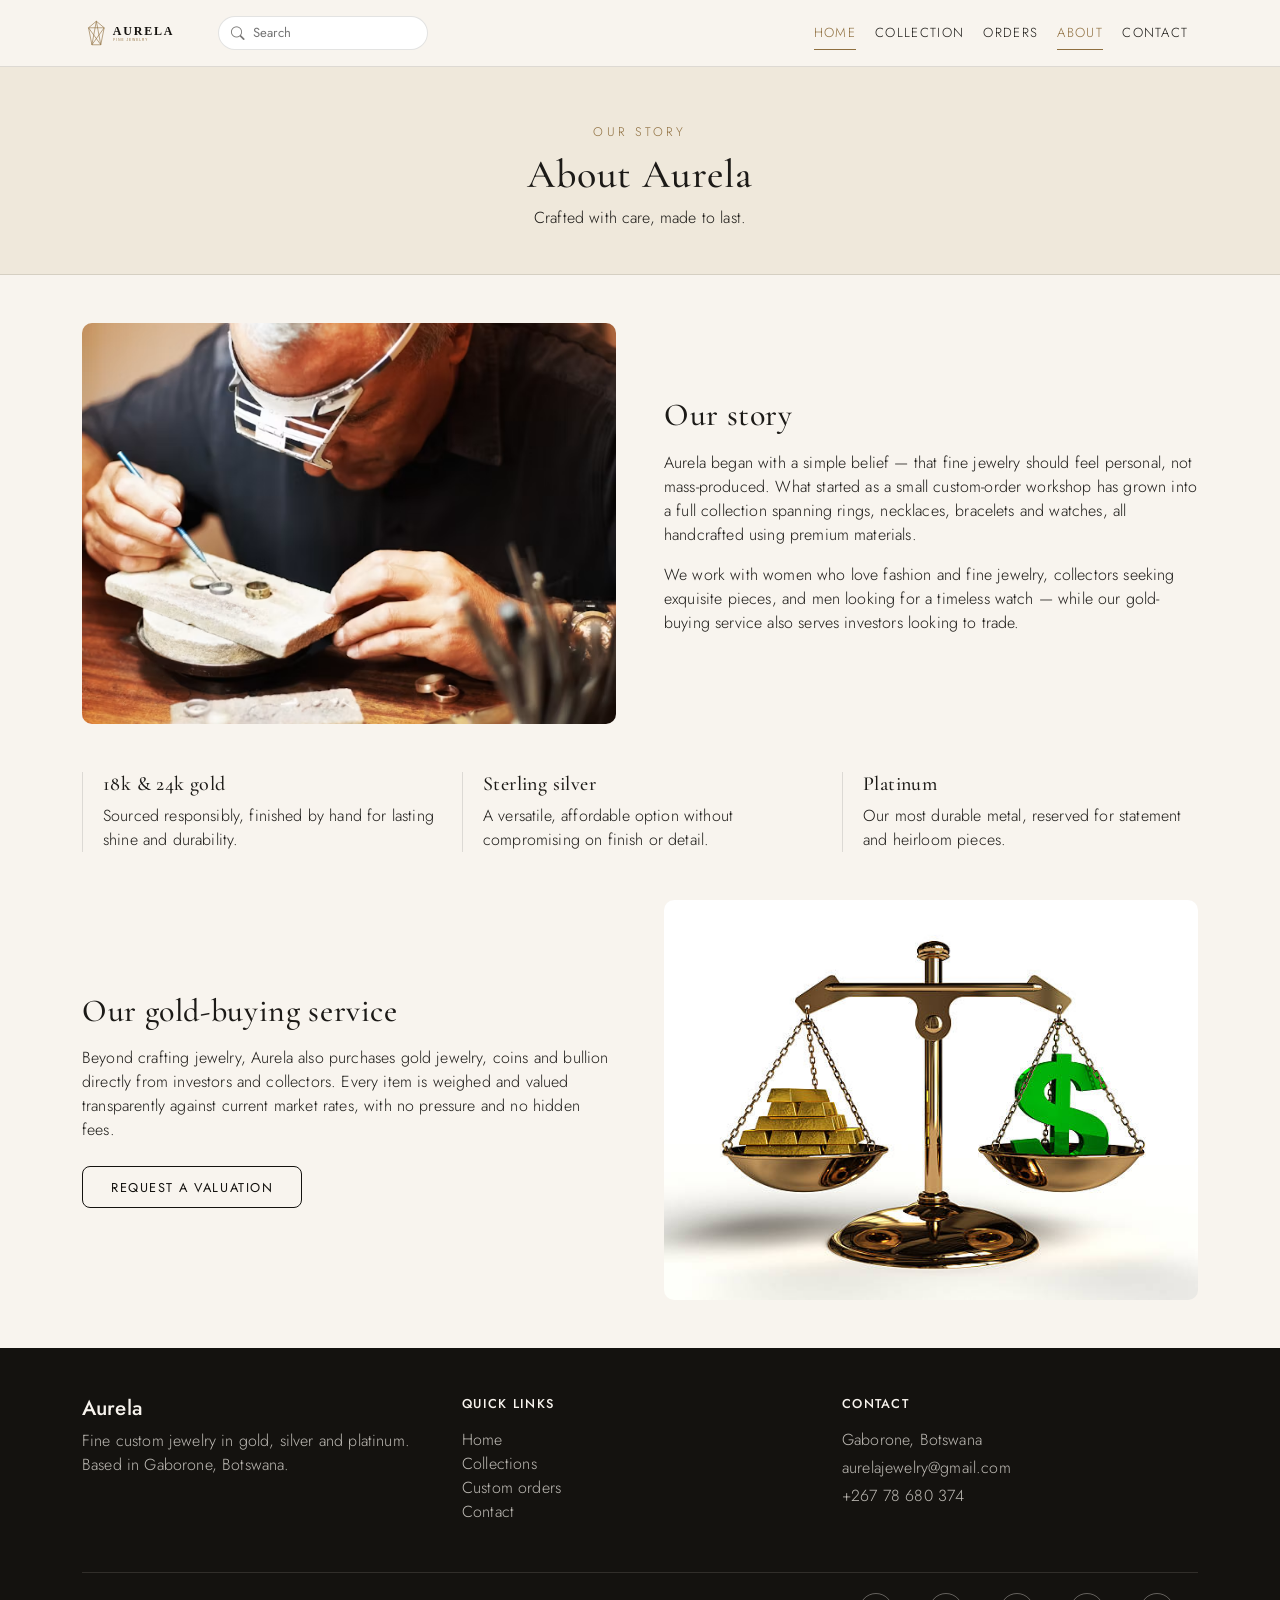
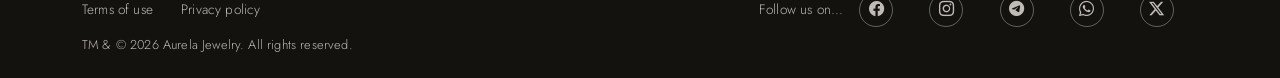
<file: about.html>
<!DOCTYPE html>
<html lang="en">
<head>
<meta charset="UTF-8">
<meta name="viewport" content="width=device-width, initial-scale=1.0">
<title>About Us — Aurela</title>
<meta name="description" content="Learn about Aurela's story, our commitment to premium materials and craftsmanship, and our gold-buying service.">
<link href="https://cdn.jsdelivr.net/npm/bootstrap@5.3.3/dist/css/bootstrap.min.css" rel="stylesheet">
<link href="https://cdn.jsdelivr.net/npm/bootstrap-icons@1.11.3/font/bootstrap-icons.min.css" rel="stylesheet">
<link href="css/style.css" rel="stylesheet">
</head>
<body>

<nav class="navbar navbar-expand-lg navbar-aurela">
  <div class="container d-flex align-items-center">
    <a class="navbar-brand me-3" href="index.html"><img src="images/logo.svg" alt="Aurela — Fine Jewelry" height="34"></a>
    <div class="nav-search d-none d-md-block me-auto">
      <i class="bi bi-search"></i>
      <input type="text" placeholder="Search" aria-label="Search products">
    </div>
    <button class="navbar-toggler" type="button" data-bs-toggle="collapse" data-bs-target="#navMenu" aria-controls="navMenu" aria-expanded="false" aria-label="Toggle navigation">
      <span class="navbar-toggler-icon"></span>
    </button>
    <div class="collapse navbar-collapse" id="navMenu">
      <ul class="navbar-nav ms-auto">
        <li class="nav-item"><a class="nav-link active" href="index.html">Home</a></li>
        <li class="nav-item"><a class="nav-link" href="collections.html">Collection</a></li>
        <li class="nav-item"><a class="nav-link" href="custom-orders.html">Orders</a></li>
        <li class="nav-item"><a class="nav-link" href="about.html">About</a></li>
        <li class="nav-item"><a class="nav-link" href="contact.html">Contact</a></li>
      </ul>
    </div>
  </div>
</nav>

<div class="page-header text-center">
  <div class="container">
    <span class="d-block mb-2" style="font-size:0.78rem;letter-spacing:0.25em;text-transform:uppercase;color:var(--gold-deep);">Our story</span>
    <h1>About Aurela</h1>
    <p class="mb-0">Crafted with care, made to last.</p>
  </div>
</div>

<section class="py-5">
  <div class="container">
    <div class="row g-5 align-items-center mb-5">
      <div class="col-lg-6">
        <img src="images/image48.avif" alt="Jewelry designer sketching a custom ring design at a workbench" class="img-fluid" style="width:100%;object-fit:cover;aspect-ratio:4/3;border-radius:10px;">
      </div>
      <div class="col-lg-6">
        <h2 class="mb-3">Our story</h2>
        <p>Aurela began with a simple belief — that fine jewelry should feel personal, not mass-produced. What started as a small custom-order workshop has grown into a full collection spanning rings, necklaces, bracelets and watches, all handcrafted using premium materials.</p>
        <p>We work with women who love fashion and fine jewelry, collectors seeking exquisite pieces, and men looking for a timeless watch — while our gold-buying service also serves investors looking to trade.</p>
      </div>
    </div>

    <div class="row g-4 text-center mb-5">
      <div class="col-md-4">
        <div class="stat-block text-start">
          <h3 class="h5">18k &amp; 24k gold</h3>
          <p class="mb-0">Sourced responsibly, finished by hand for lasting shine and durability.</p>
        </div>
      </div>
      <div class="col-md-4">
        <div class="stat-block text-start">
          <h3 class="h5">Sterling silver</h3>
          <p class="mb-0">A versatile, affordable option without compromising on finish or detail.</p>
        </div>
      </div>
      <div class="col-md-4">
        <div class="stat-block text-start">
          <h3 class="h5">Platinum</h3>
          <p class="mb-0">Our most durable metal, reserved for statement and heirloom pieces.</p>
        </div>
      </div>
    </div>

    <div class="row g-5 align-items-center">
      <div class="col-lg-6 order-lg-2">
        <img src="images/image3.jpg" alt="Gold bars and coins being weighed on a scale" class="img-fluid" style="width:100%;object-fit:cover;aspect-ratio:4/3;border-radius:10px;">
      </div>
      <div class="col-lg-6 order-lg-1">
        <h2 class="mb-3">Our gold-buying service</h2>
        <p>Beyond crafting jewelry, Aurela also purchases gold jewelry, coins and bullion directly from investors and collectors. Every item is weighed and valued transparently against current market rates, with no pressure and no hidden fees.</p>
        <a href="custom-orders.html#sell-gold" class="btn btn-outline-gold mt-2">Request a valuation</a>
      </div>
    </div>
  </div>
</section>

<footer class="site-footer">
  <div class="container">
    <div class="row g-4">
      <div class="col-md-4">
        <h5>Aurela</h5>
        <p class="mt-2">Fine custom jewelry in gold, silver and platinum. Based in Gaborone, Botswana.</p>
      </div>
      <div class="col-md-4">
        <h6 class="text-uppercase mb-3" style="font-size:0.8rem;letter-spacing:0.1em;color:#f8f4ee;">Quick links</h6>
        <ul class="list-unstyled">
          <li><a href="index.html">Home</a></li>
          <li><a href="collections.html">Collections</a></li>
          <li><a href="custom-orders.html">Custom orders</a></li>
          <li><a href="contact.html">Contact</a></li>
        </ul>
      </div>
      <div class="col-md-4">
        <h6 class="text-uppercase mb-3" style="font-size:0.8rem;letter-spacing:0.1em;color:#f8f4ee;">Contact</h6>
        <p class="mb-1">Gaborone, Botswana</p>
        <p class="mb-1">aurelajewelry@gmail.com</p>
        <p>+267 78 680 374</p>
      </div>
    </div>
    <div class="footer-bottom">
      <div class="footer-links-row mb-2">
        <div>
          <a href="#">Terms of use</a>
          <a href="#">Privacy policy</a>
        </div>
        <div class="d-flex align-items-center">
          <span class="me-2">Follow us on...</span>
          <span class="social-icons">
            <a href="https://facebook.com/aurelajewelry" target="_blank" rel="noopener" aria-label="Facebook"><i class="bi bi-facebook"></i></a>
            <a href="https://instagram.com/aurelajewelry" target="_blank" rel="noopener" aria-label="Instagram"><i class="bi bi-instagram"></i></a>
            <a href="https://t.me/aurelajewelry" target="_blank" rel="noopener" aria-label="Telegram"><i class="bi bi-telegram"></i></a>
            <a href="https://wa.me/26778680374?text=Hi%20Aurela%2C%20I%27d%20like%20to%20enquire%20about%20a%20piece" target="_blank" rel="noopener" aria-label="WhatsApp"><i class="bi bi-whatsapp"></i></a>
            <a href="https://x.com/aurelajewelry" target="_blank" rel="noopener" aria-label="X (Twitter)"><i class="bi bi-twitter-x"></i></a>
          </span>
        </div>
      </div>
      <div>TM &amp; &copy; 2026 Aurela Jewelry. All rights reserved.</div>
    </div>
  </div>
</footer>

<script src="https://cdn.jsdelivr.net/npm/bootstrap@5.3.3/dist/js/bootstrap.bundle.min.js"></script>
<script src="js/script.js"></script>
</body>
</html>
</file>
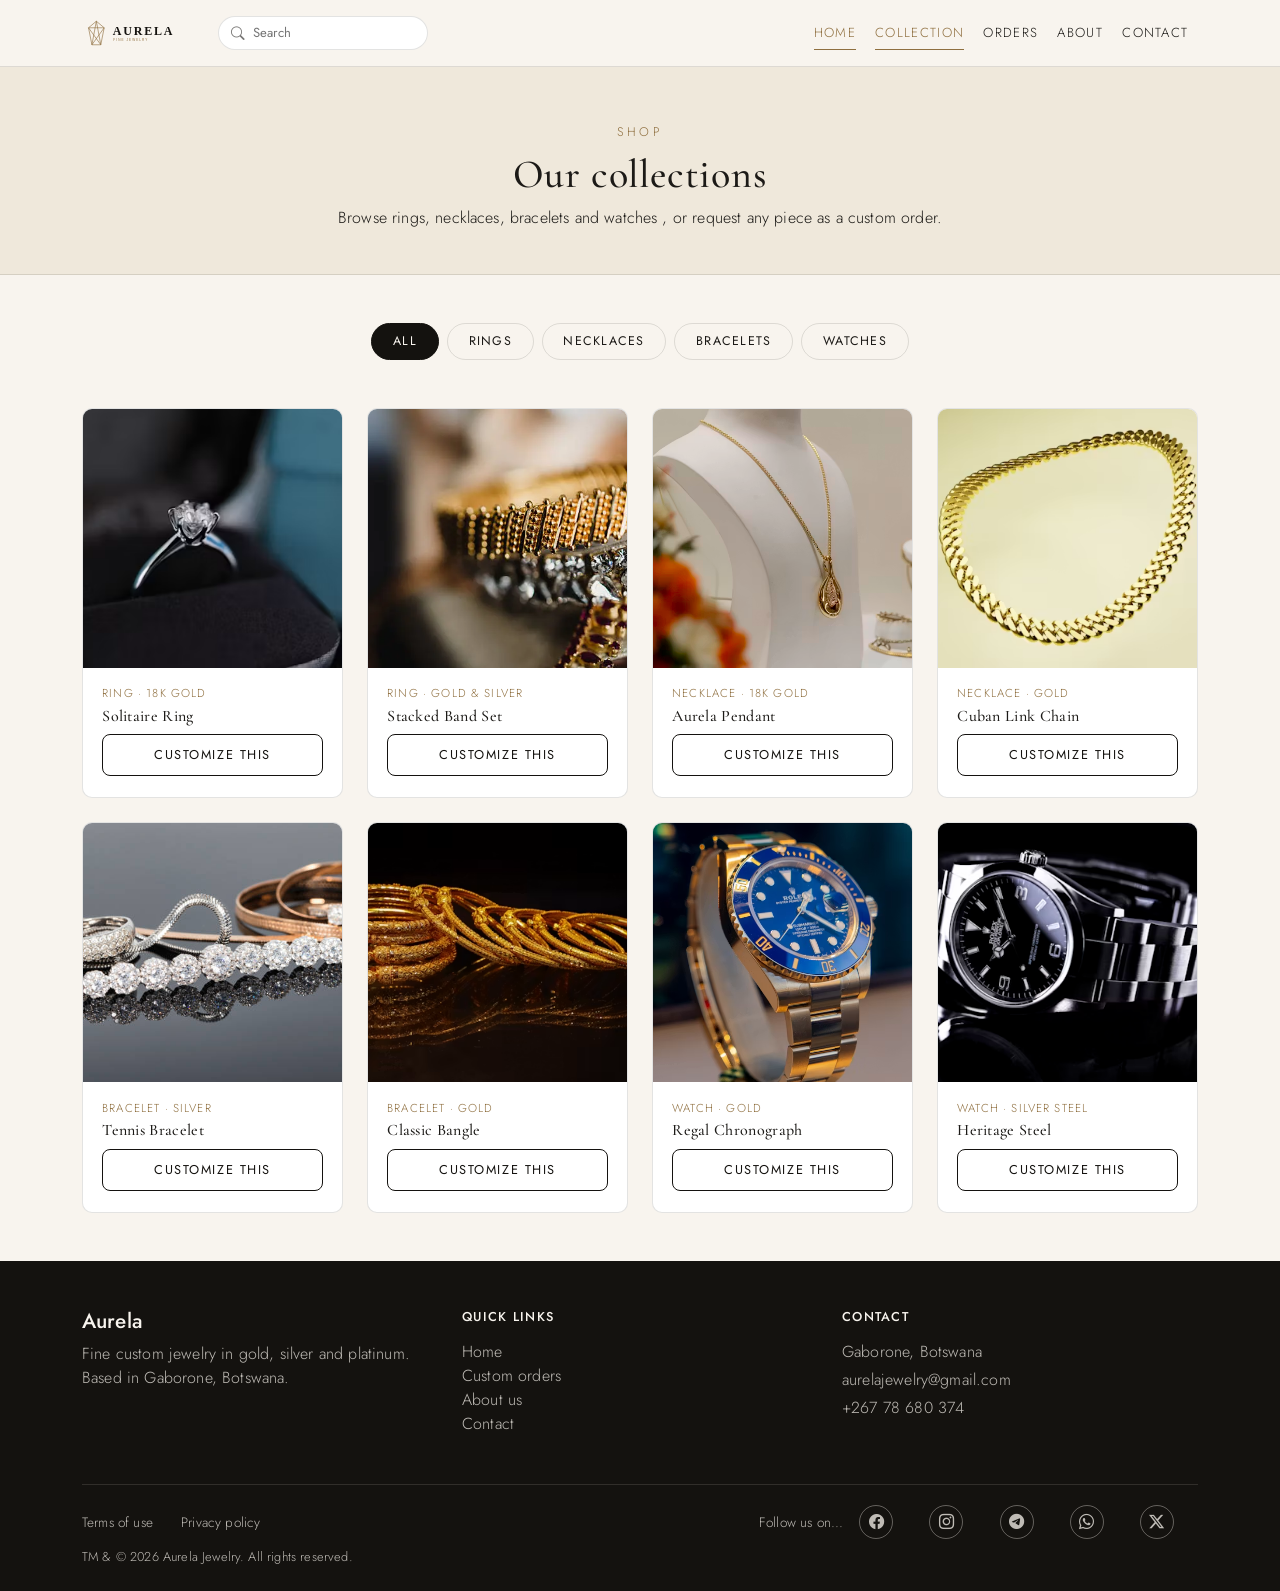
<file: collections.html>
<!DOCTYPE html>
<html lang="en">
<head>
<meta charset="UTF-8">
<meta name="viewport" content="width=device-width, initial-scale=1.0">
<title>Collections — Aurela</title>
<meta name="description" content="Browse Aurela's collections of rings, necklaces, bracelets and watches in gold, silver and platinum.">
<link href="https://cdn.jsdelivr.net/npm/bootstrap@5.3.3/dist/css/bootstrap.min.css" rel="stylesheet">
<link href="https://cdn.jsdelivr.net/npm/bootstrap-icons@1.11.3/font/bootstrap-icons.min.css" rel="stylesheet">
<link href="css/style.css" rel="stylesheet">
</head>
<body>

<nav class="navbar navbar-expand-lg navbar-aurela">
  <div class="container d-flex align-items-center">
    <a class="navbar-brand me-3" href="index.html"><img src="images/logo.svg" alt="Aurela — Fine Jewelry" height="34"></a>
    <div class="nav-search d-none d-md-block me-auto">
      <i class="bi bi-search"></i>
      <input type="text" placeholder="Search" aria-label="Search products">
    </div>
    <button class="navbar-toggler" type="button" data-bs-toggle="collapse" data-bs-target="#navMenu" aria-controls="navMenu" aria-expanded="false" aria-label="Toggle navigation">
      <span class="navbar-toggler-icon"></span>
    </button>
    <div class="collapse navbar-collapse" id="navMenu">
      <ul class="navbar-nav ms-auto">
        <li class="nav-item"><a class="nav-link active" href="index.html">Home</a></li>
        <li class="nav-item"><a class="nav-link" href="collections.html">Collection</a></li>
        <li class="nav-item"><a class="nav-link" href="custom-orders.html">Orders</a></li>
        <li class="nav-item"><a class="nav-link" href="about.html">About</a></li>
        <li class="nav-item"><a class="nav-link" href="contact.html">Contact</a></li>
      </ul>
    </div>
  </div>
</nav>

<div class="page-header text-center">
  <div class="container">
    <span class="d-block mb-2" style="font-size:0.78rem;letter-spacing:0.25em;text-transform:uppercase;color:var(--gold-deep);">Shop</span>
    <h1>Our collections</h1>
    <p class="mb-0">Browse rings, necklaces, bracelets and watches ,  or request any piece as a custom order.</p>
  </div>
</div>

<section class="py-5">
  <div class="container">

    <div class="d-flex flex-wrap justify-content-center gap-2 mb-5">
      <button class="filter-btn active" data-filter="all">All</button>
      <button class="filter-btn" data-filter="rings">Rings</button>
      <button class="filter-btn" data-filter="necklaces">Necklaces</button>
      <button class="filter-btn" data-filter="bracelets">Bracelets</button>
      <button class="filter-btn" data-filter="watches">Watches</button>
    </div>

    <div class="row g-4">

      <div class="col-6 col-lg-3 product-item" data-category="rings">
        <div class="product-card h-100">
          <div class="img-wrap"><img src="images/image27.avif" alt="18k gold solitaire diamond engagement ring" width="400" height="400"><span class="price-tag">Starting from P4,500</span></div>
          <div class="card-body">
            <p class="product-tag mb-1">Ring · 18k gold</p>
            <h3 class="h6 mb-2">Solitaire Ring</h3>
            <a href="custom-orders.html?item=Solitaire%20Ring" class="btn btn-outline-gold btn-sm w-100">Customize this</a>
          </div>
        </div>
      </div>

      <div class="col-6 col-lg-3 product-item" data-category="rings">
        <div class="product-card h-100">
          <div class="img-wrap"><img src="images/image11.webp" alt="Stacked gold and silver statement rings" width="400" height="400"><span class="price-tag">Starting from P2,200</span></div>
          <div class="card-body">
            <p class="product-tag mb-1">Ring · gold &amp; silver</p>
            <h3 class="h6 mb-2">Stacked Band Set</h3>
            <a href="custom-orders.html?item=Stacked%20Band%20Set" class="btn btn-outline-gold btn-sm w-100">Customize this</a>
          </div>
        </div>
      </div>

      <div class="col-6 col-lg-3 product-item" data-category="necklaces">
        <div class="product-card h-100">
          <div class="img-wrap"><img src="images/image36.avif" alt="Delicate gold pendant necklace" width="400" height="400"><span class="price-tag">Starting from P3,200</span></div>
          <div class="card-body">
            <p class="product-tag mb-1">Necklace · 18k gold</p>
            <h3 class="h6 mb-2">Aurela Pendant</h3>
            <a href="custom-orders.html?item=Aurela%20Pendant" class="btn btn-outline-gold btn-sm w-100">Customize this</a>
          </div>
        </div>
      </div>

      <div class="col-6 col-lg-3 product-item" data-category="necklaces">
        <div class="product-card h-100">
          <div class="img-wrap"><img src="images/image54.avif" alt="Chunky gold chain necklace" width="400" height="400"><span class="price-tag">Starting from P6,800</span></div>
          <div class="card-body">
            <p class="product-tag mb-1">Necklace · gold</p>
            <h3 class="h6 mb-2">Cuban Link Chain</h3>
            <a href="custom-orders.html?item=Cuban%20Link%20Chain" class="btn btn-outline-gold btn-sm w-100">Customize this</a>
          </div>
        </div>
      </div>

      <div class="col-6 col-lg-3 product-item" data-category="bracelets">
        <div class="product-card h-100">
          <div class="img-wrap"><img src="images/image5.jpg" alt="Silver tennis bracelet with small gemstones" width="400" height="400"><span class="price-tag">Starting from P1,800</span></div>
          <div class="card-body">
            <p class="product-tag mb-1">Bracelet · silver</p>
            <h3 class="h6 mb-2">Tennis Bracelet</h3>
            <a href="custom-orders.html?item=Tennis%20Bracelet" class="btn btn-outline-gold btn-sm w-100">Customize this</a>
          </div>
        </div>
      </div>

      <div class="col-6 col-lg-3 product-item" data-category="bracelets">
        <div class="product-card h-100">
          <div class="img-wrap"><img src="images/image45.avif" alt="Gold bangle bracelet" width="400" height="400"><span class="price-tag">Starting from P3,600</span></div>
          <div class="card-body">
            <p class="product-tag mb-1">Bracelet · gold</p>
            <h3 class="h6 mb-2">Classic Bangle</h3>
            <a href="custom-orders.html?item=Classic%20Bangle" class="btn btn-outline-gold btn-sm w-100">Customize this</a>
          </div>
        </div>
      </div>

      <div class="col-6 col-lg-3 product-item" data-category="watches">
        <div class="product-card h-100">
          <div class="img-wrap"><img src="images/image43.avif" alt="Men's luxury gold wristwatch" width="400" height="400"><span class="price-tag">Starting from P8,500</span></div>
          <div class="card-body">
            <p class="product-tag mb-1">Watch · gold</p>
            <h3 class="h6 mb-2">Regal Chronograph</h3>
            <a href="custom-orders.html?item=Regal%20Chronograph" class="btn btn-outline-gold btn-sm w-100">Customize this</a>
          </div>
        </div>
      </div>

      <div class="col-6 col-lg-3 product-item" data-category="watches">
        <div class="product-card h-100">
          <div class="img-wrap"><img src="images/image13.avif" alt="Men's luxury stainless steel and silver wristwatch" width="400" height="400"><span class="price-tag">Starting from P5,200</span></div>
          <div class="card-body">
            <p class="product-tag mb-1">Watch · silver steel</p>
            <h3 class="h6 mb-2">Heritage Steel</h3>
            <a href="custom-orders.html?item=Heritage%20Steel" class="btn btn-outline-gold btn-sm w-100">Customize this</a>
          </div>
        </div>
      </div>

    </div>
  </div>
</section>

<footer class="site-footer">
  <div class="container">
    <div class="row g-4">
      <div class="col-md-4">
        <h5>Aurela</h5>
        <p class="mt-2">Fine custom jewelry in gold, silver and platinum. Based in Gaborone, Botswana.</p>
      </div>
      <div class="col-md-4">
        <h6 class="text-uppercase mb-3" style="font-size:0.8rem;letter-spacing:0.1em;color:#f8f4ee;">Quick links</h6>
        <ul class="list-unstyled">
          <li><a href="index.html">Home</a></li>
          <li><a href="custom-orders.html">Custom orders</a></li>
          <li><a href="about.html">About us</a></li>
          <li><a href="contact.html">Contact</a></li>
        </ul>
      </div>
      <div class="col-md-4">
        <h6 class="text-uppercase mb-3" style="font-size:0.8rem;letter-spacing:0.1em;color:#f8f4ee;">Contact</h6>
        <p class="mb-1">Gaborone, Botswana</p>
        <p class="mb-1">aurelajewelry@gmail.com</p>
        <p>+267 78 680 374</p>
      </div>
    </div>
    <div class="footer-bottom">
      <div class="footer-links-row mb-2">
        <div>
          <a href="#">Terms of use</a>
          <a href="#">Privacy policy</a>
        </div>
        <div class="d-flex align-items-center">
          <span class="me-2">Follow us on...</span>
          <span class="social-icons">
            <a href="https://facebook.com/aurelajewelry" target="_blank" rel="noopener" aria-label="Facebook"><i class="bi bi-facebook"></i></a>
            <a href="https://instagram.com/aurelajewelry" target="_blank" rel="noopener" aria-label="Instagram"><i class="bi bi-instagram"></i></a>
            <a href="https://t.me/aurelajewelry" target="_blank" rel="noopener" aria-label="Telegram"><i class="bi bi-telegram"></i></a>
            <a href="https://wa.me/26778680374?text=Hi%20Aurela%2C%20I%27d%20like%20to%20enquire%20about%20a%20piece" target="_blank" rel="noopener" aria-label="WhatsApp"><i class="bi bi-whatsapp"></i></a>
            <a href="https://x.com/aurelajewelry" target="_blank" rel="noopener" aria-label="X (Twitter)"><i class="bi bi-twitter-x"></i></a>
          </span>
        </div>
      </div>
      <div>TM &amp; &copy; 2026 Aurela Jewelry. All rights reserved.</div>
    </div>
  </div>
</footer>

<script src="https://cdn.jsdelivr.net/npm/bootstrap@5.3.3/dist/js/bootstrap.bundle.min.js"></script>
<script src="js/script.js"></script>
</body>
</html>
</file>
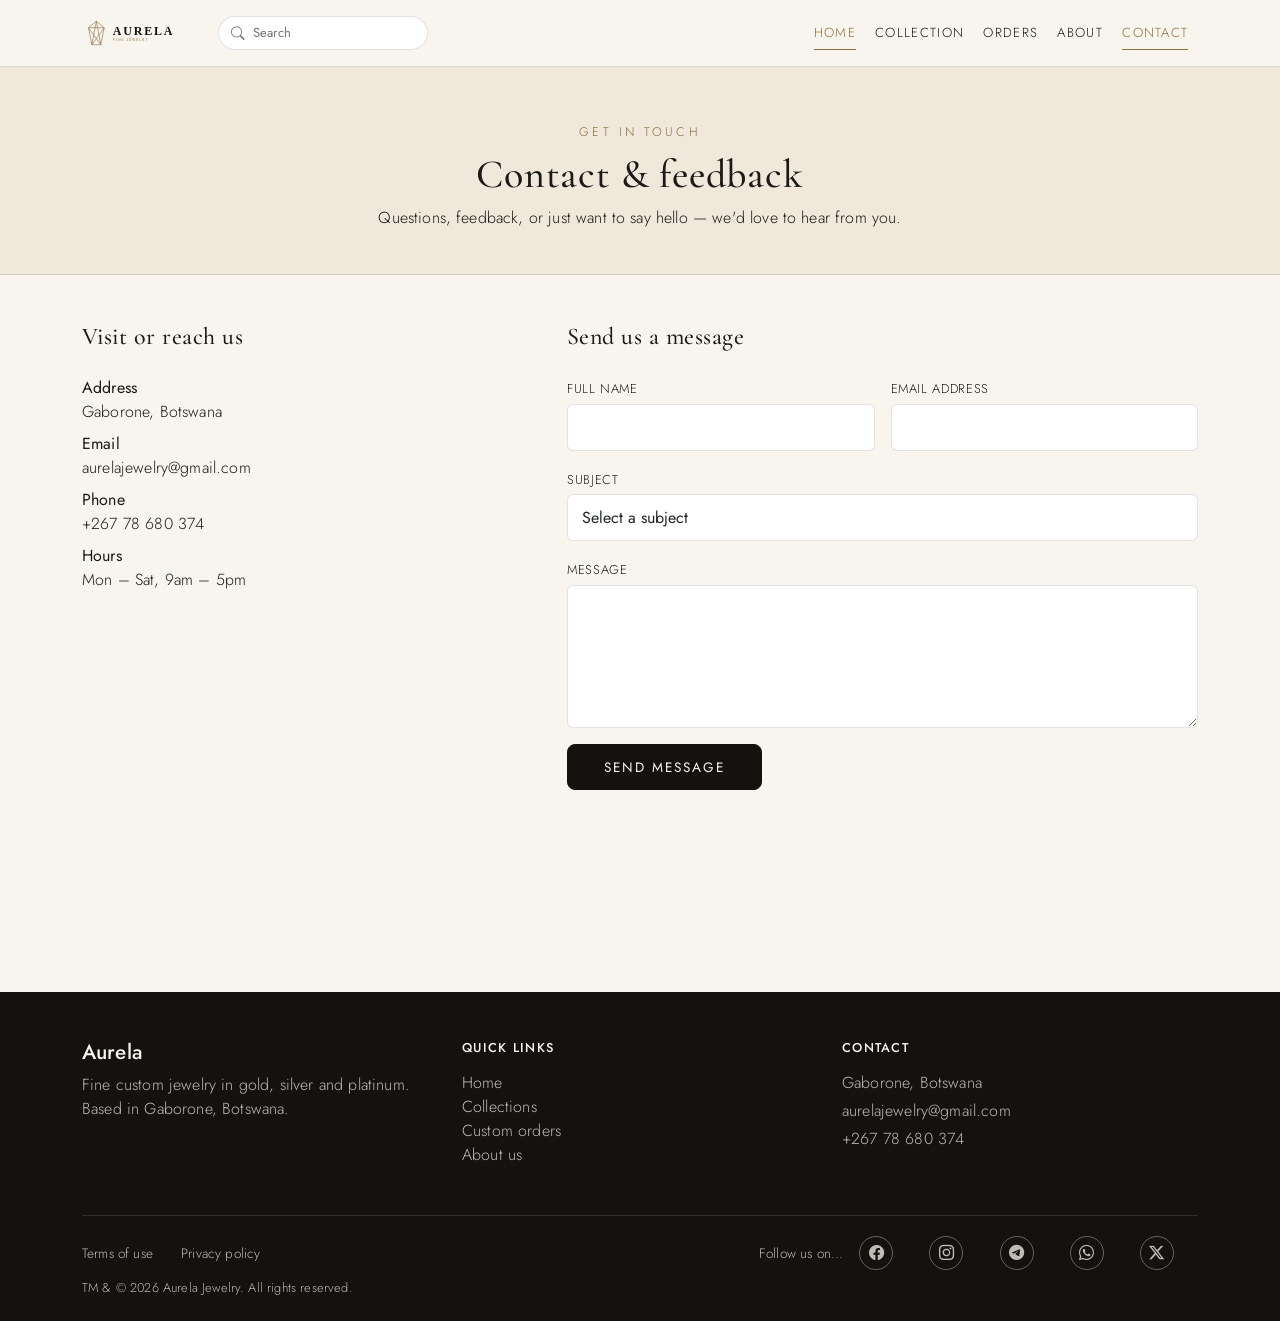
<file: contact.html>
<!DOCTYPE html>
<html lang="en">
<head>
<meta charset="UTF-8">
<meta name="viewport" content="width=device-width, initial-scale=1.0">
<title>Contact — Aurela</title>
<meta name="description" content="Get in touch with Aurela, or leave feedback about your experience.">
<link href="https://cdn.jsdelivr.net/npm/bootstrap@5.3.3/dist/css/bootstrap.min.css" rel="stylesheet">
<link href="https://cdn.jsdelivr.net/npm/bootstrap-icons@1.11.3/font/bootstrap-icons.min.css" rel="stylesheet">
<link href="css/style.css" rel="stylesheet">
</head>
<body>

<nav class="navbar navbar-expand-lg navbar-aurela">
  <div class="container d-flex align-items-center">
    <a class="navbar-brand me-3" href="index.html"><img src="images/logo.svg" alt="Aurela — Fine Jewelry" height="34"></a>
    <div class="nav-search d-none d-md-block me-auto">
      <i class="bi bi-search"></i>
      <input type="text" placeholder="Search" aria-label="Search products">
    </div>
    <button class="navbar-toggler" type="button" data-bs-toggle="collapse" data-bs-target="#navMenu" aria-controls="navMenu" aria-expanded="false" aria-label="Toggle navigation">
      <span class="navbar-toggler-icon"></span>
    </button>
    <div class="collapse navbar-collapse" id="navMenu">
      <ul class="navbar-nav ms-auto">
        <li class="nav-item"><a class="nav-link active" href="index.html">Home</a></li>
        <li class="nav-item"><a class="nav-link" href="collections.html">Collection</a></li>
        <li class="nav-item"><a class="nav-link" href="custom-orders.html">Orders</a></li>
        <li class="nav-item"><a class="nav-link" href="about.html">About</a></li>
        <li class="nav-item"><a class="nav-link" href="contact.html">Contact</a></li>
      </ul>
    </div>
  </div>
</nav>

<div class="page-header text-center">
  <div class="container">
    <span class="d-block mb-2" style="font-size:0.78rem;letter-spacing:0.25em;text-transform:uppercase;color:var(--gold-deep);">Get in touch</span>
    <h1>Contact &amp; feedback</h1>
    <p class="mb-0">Questions, feedback, or just want to say hello — we'd love to hear from you.</p>
  </div>
</div>

<section class="py-5">
  <div class="container">
    <div class="row g-5">

      <div class="col-lg-5">
        <h2 class="h4 mb-4">Visit or reach us</h2>
        <p class="mb-2"><strong>Address</strong><br>Gaborone, Botswana</p>
        <p class="mb-2"><strong>Email</strong><br>aurelajewelry@gmail.com</p>
        <p class="mb-2"><strong>Phone</strong><br>+267 78 680 374</p>
        <p class="mb-4"><strong>Hours</strong><br>Mon – Sat, 9am – 5pm</p>
        <div class="ratio ratio-4x3">
          <iframe src="https://www.google.com/maps?q=Gaborone,Botswana&output=embed" title="Map showing Aurela's location in Gaborone, Botswana" style="border:0;" allowfullscreen loading="lazy"></iframe>
        </div>
      </div>

      <div class="col-lg-7">
        <h2 class="h4 mb-4">Send us a message</h2>

        <div class="alert alert-success d-none form-success" role="alert">
          Thank you — your message has been received. We'll respond within 2 business days.
        </div>

        <form class="needs-validation form-luxe" novalidate id="contactForm">
          <div class="row g-3">

            <div class="col-md-6">
              <label for="cName" class="form-label">Full name</label>
              <input type="text" class="form-control" id="cName" required>
              <div class="invalid-feedback">Please enter your name.</div>
            </div>

            <div class="col-md-6">
              <label for="cEmail" class="form-label">Email address</label>
              <input type="email" class="form-control" id="cEmail" required>
              <div class="invalid-feedback">Please enter a valid email address.</div>
            </div>

            <div class="col-12">
              <label for="cSubject" class="form-label">Subject</label>
              <select class="form-select" id="cSubject" required>
                <option value="" selected disabled>Select a subject</option>
                <option>General enquiry</option>
                <option>Order status</option>
                <option>Feedback</option>
                <option>Gold buying enquiry</option>
                <option>Other</option>
              </select>
              <div class="invalid-feedback">Please select a subject.</div>
            </div>

            <div class="col-12">
              <label for="cMessage" class="form-label">Message</label>
              <textarea class="form-control" id="cMessage" rows="5" required minlength="10"></textarea>
              <div class="invalid-feedback">Please enter a message of at least 10 characters.</div>
            </div>

            <div class="col-12">
              <button type="submit" class="btn btn-gold">Send message</button>
            </div>

          </div>
        </form>
      </div>

    </div>
  </div>
</section>

<footer class="site-footer">
  <div class="container">
    <div class="row g-4">
      <div class="col-md-4">
        <h5>Aurela</h5>
        <p class="mt-2">Fine custom jewelry in gold, silver and platinum. Based in Gaborone, Botswana.</p>
      </div>
      <div class="col-md-4">
        <h6 class="text-uppercase mb-3" style="font-size:0.8rem;letter-spacing:0.1em;color:#f8f4ee;">Quick links</h6>
        <ul class="list-unstyled">
          <li><a href="index.html">Home</a></li>
          <li><a href="collections.html">Collections</a></li>
          <li><a href="custom-orders.html">Custom orders</a></li>
          <li><a href="about.html">About us</a></li>
        </ul>
      </div>
      <div class="col-md-4">
        <h6 class="text-uppercase mb-3" style="font-size:0.8rem;letter-spacing:0.1em;color:#f8f4ee;">Contact</h6>
        <p class="mb-1">Gaborone, Botswana</p>
        <p class="mb-1">aurelajewelry@gmail.com</p>
        <p>+267 78 680 374</p>
      </div>
    </div>
    <div class="footer-bottom">
      <div class="footer-links-row mb-2">
        <div>
          <a href="#">Terms of use</a>
          <a href="#">Privacy policy</a>
        </div>
        <div class="d-flex align-items-center">
          <span class="me-2">Follow us on...</span>
          <span class="social-icons">
            <a href="https://facebook.com/aurelajewelry" target="_blank" rel="noopener" aria-label="Facebook"><i class="bi bi-facebook"></i></a>
            <a href="https://instagram.com/aurelajewelry" target="_blank" rel="noopener" aria-label="Instagram"><i class="bi bi-instagram"></i></a>
            <a href="https://t.me/aurelajewelry" target="_blank" rel="noopener" aria-label="Telegram"><i class="bi bi-telegram"></i></a>
            <a href="https://wa.me/26778680374?text=Hi%20Aurela%2C%20I%27d%20like%20to%20enquire%20about%20a%20piece" target="_blank" rel="noopener" aria-label="WhatsApp"><i class="bi bi-whatsapp"></i></a>
            <a href="https://x.com/aurelajewelry" target="_blank" rel="noopener" aria-label="X (Twitter)"><i class="bi bi-twitter-x"></i></a>
          </span>
        </div>
      </div>
      <div>TM &amp; &copy; 2026 Aurela Jewelry. All rights reserved.</div>
    </div>
  </div>
</footer>

<script src="https://cdn.jsdelivr.net/npm/bootstrap@5.3.3/dist/js/bootstrap.bundle.min.js"></script>
<script src="js/script.js"></script>
</body>
</html>
</file>
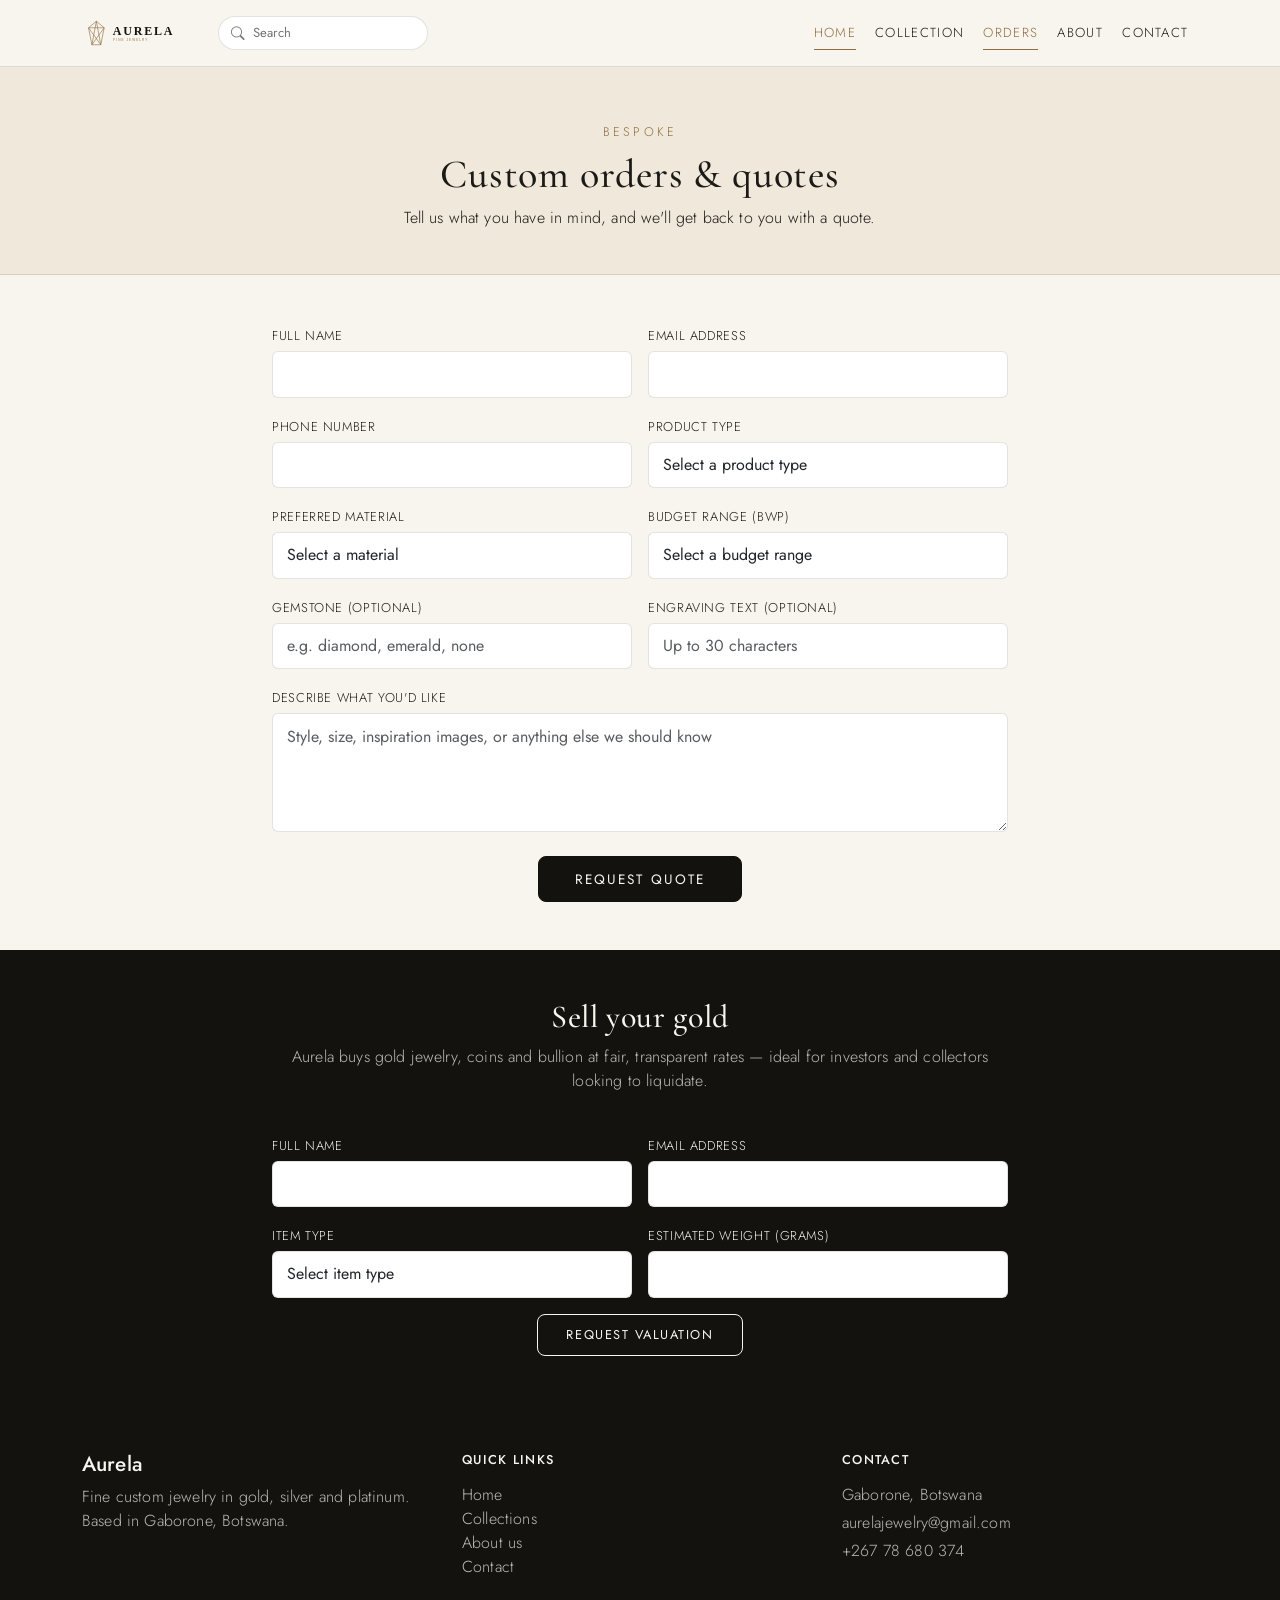
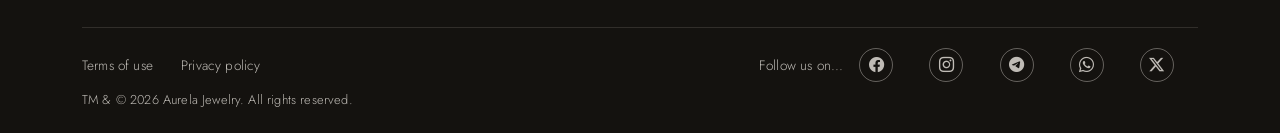
<file: custom-orders.html>
<!DOCTYPE html>
<html lang="en">
<head>
<meta charset="UTF-8">
<meta name="viewport" content="width=device-width, initial-scale=1.0">
<title>Custom Orders &amp; Quotes — Aurela</title>
<meta name="description" content="Request a custom jewelry piece with your own specifications, or get a quote from Aurela. We also buy gold from investors and collectors.">
<link href="https://cdn.jsdelivr.net/npm/bootstrap@5.3.3/dist/css/bootstrap.min.css" rel="stylesheet">
<link href="https://cdn.jsdelivr.net/npm/bootstrap-icons@1.11.3/font/bootstrap-icons.min.css" rel="stylesheet">
<link href="css/style.css" rel="stylesheet">
</head>
<body>

<nav class="navbar navbar-expand-lg navbar-aurela">
  <div class="container d-flex align-items-center">
    <a class="navbar-brand me-3" href="index.html"><img src="images/logo.svg" alt="Aurela — Fine Jewelry" height="34"></a>
    <div class="nav-search d-none d-md-block me-auto">
      <i class="bi bi-search"></i>
      <input type="text" placeholder="Search" aria-label="Search products">
    </div>
    <button class="navbar-toggler" type="button" data-bs-toggle="collapse" data-bs-target="#navMenu" aria-controls="navMenu" aria-expanded="false" aria-label="Toggle navigation">
      <span class="navbar-toggler-icon"></span>
    </button>
    <div class="collapse navbar-collapse" id="navMenu">
      <ul class="navbar-nav ms-auto">
        <li class="nav-item"><a class="nav-link active" href="index.html">Home</a></li>
        <li class="nav-item"><a class="nav-link" href="collections.html">Collection</a></li>
        <li class="nav-item"><a class="nav-link" href="custom-orders.html">Orders</a></li>
        <li class="nav-item"><a class="nav-link" href="about.html">About</a></li>
        <li class="nav-item"><a class="nav-link" href="contact.html">Contact</a></li>
      </ul>
    </div>
  </div>
</nav>

<div class="page-header text-center">
  <div class="container">
    <span class="d-block mb-2" style="font-size:0.78rem;letter-spacing:0.25em;text-transform:uppercase;color:var(--gold-deep);">Bespoke</span>
    <h1>Custom orders &amp; quotes</h1>
    <p class="mb-0">Tell us what you have in mind, and we'll get back to you with a quote.</p>
  </div>
</div>

<section class="py-5">
  <div class="container">
    <div class="row justify-content-center">
      <div class="col-lg-8">

        <div class="alert alert-success d-none form-success" role="alert">
          Your request has been received. Aurela will contact you within 2 business days with a quote.
        </div>

        <form class="needs-validation form-luxe" novalidate id="customOrderForm">
          <div class="row g-3">

            <div class="col-md-6">
              <label for="fullName" class="form-label">Full name</label>
              <input type="text" class="form-control" id="fullName" required>
              <div class="invalid-feedback">Please enter your full name.</div>
            </div>

            <div class="col-md-6">
              <label for="email" class="form-label">Email address</label>
              <input type="email" class="form-control" id="email" required>
              <div class="invalid-feedback">Please enter a valid email address.</div>
            </div>

            <div class="col-md-6">
              <label for="phone" class="form-label">Phone number</label>
              <input type="tel" class="form-control" id="phone" pattern="[0-9+\s]{7,15}" required>
              <div class="invalid-feedback">Please enter a valid phone number.</div>
            </div>

            <div class="col-md-6">
              <label for="productType" class="form-label">Product type</label>
              <select class="form-select" id="productType" required>
                <option value="" selected disabled>Select a product type</option>
                <option>Ring</option>
                <option>Necklace</option>
                <option>Bracelet</option>
                <option>Watch</option>
                <option>Other</option>
              </select>
              <div class="invalid-feedback">Please select a product type.</div>
            </div>

            <div class="col-md-6">
              <label for="material" class="form-label">Preferred material</label>
              <select class="form-select" id="material" required>
                <option value="" selected disabled>Select a material</option>
                <option>18k gold</option>
                <option>24k gold</option>
                <option>Sterling silver</option>
                <option>Platinum</option>
                <option>Not sure yet</option>
              </select>
              <div class="invalid-feedback">Please select a material.</div>
            </div>

            <div class="col-md-6">
              <label for="budget" class="form-label">Budget range (BWP)</label>
              <select class="form-select" id="budget" required>
                <option value="" selected disabled>Select a budget range</option>
                <option>Under P2,000</option>
                <option>P2,000 – P5,000</option>
                <option>P5,000 – P15,000</option>
                <option>P15,000+</option>
              </select>
              <div class="invalid-feedback">Please select a budget range.</div>
            </div>

            <div class="col-md-6">
              <label for="gemstone" class="form-label">Gemstone (optional)</label>
              <input type="text" class="form-control" id="gemstone" placeholder="e.g. diamond, emerald, none">
            </div>

            <div class="col-md-6">
              <label for="engraving" class="form-label">Engraving text (optional)</label>
              <input type="text" class="form-control" id="engraving" maxlength="30" placeholder="Up to 30 characters">
            </div>

            <div class="col-12">
              <label for="description" class="form-label">Describe what you'd like</label>
              <textarea class="form-control" id="description" rows="4" required placeholder="Style, size, inspiration images, or anything else we should know"></textarea>
              <div class="invalid-feedback">Please describe your custom piece.</div>
            </div>

            <div class="col-12 text-center mt-4">
              <button type="submit" class="btn btn-gold">Request quote</button>
            </div>

          </div>
        </form>

      </div>
    </div>
  </div>
</section>

<section class="gold-banner" id="sell-gold">
  <div class="container">
    <div class="row justify-content-center">
      <div class="col-lg-8 text-center mb-4">
        <h2 class="mb-2">Sell your gold</h2>
        <p>Aurela buys gold jewelry, coins and bullion at fair, transparent rates — ideal for investors and collectors looking to liquidate.</p>
      </div>
      <div class="col-lg-8">
        <div class="alert alert-success d-none form-success" role="alert">
          Thank you — your gold valuation request has been received. Aurela will contact you within 2 business days.
        </div>
        <form class="needs-validation form-luxe" novalidate id="sellGoldForm">
          <div class="row g-3">
            <div class="col-md-6">
              <label for="sgName" class="form-label" style="color:#f8f4ee;">Full name</label>
              <input type="text" class="form-control" id="sgName" required>
              <div class="invalid-feedback">Please enter your full name.</div>
            </div>
            <div class="col-md-6">
              <label for="sgEmail" class="form-label" style="color:#f8f4ee;">Email address</label>
              <input type="email" class="form-control" id="sgEmail" required>
              <div class="invalid-feedback">Please enter a valid email address.</div>
            </div>
            <div class="col-md-6">
              <label for="sgItem" class="form-label" style="color:#f8f4ee;">Item type</label>
              <select class="form-select" id="sgItem" required>
                <option value="" selected disabled>Select item type</option>
                <option>Gold jewelry</option>
                <option>Gold coins</option>
                <option>Gold bullion</option>
                <option>Other precious metal</option>
              </select>
              <div class="invalid-feedback">Please select an item type.</div>
            </div>
            <div class="col-md-6">
              <label for="sgWeight" class="form-label" style="color:#f8f4ee;">Estimated weight (grams)</label>
              <input type="number" class="form-control" id="sgWeight" min="1" required>
              <div class="invalid-feedback">Please enter an estimated weight.</div>
            </div>
            <div class="col-12 text-center mt-3">
              <button type="submit" class="btn btn-outline-gold" style="border-color:#f8f4ee;color:#f8f4ee;">Request valuation</button>
            </div>
          </div>
        </form>
      </div>
    </div>
  </div>
</section>

<footer class="site-footer">
  <div class="container">
    <div class="row g-4">
      <div class="col-md-4">
        <h5>Aurela</h5>
        <p class="mt-2">Fine custom jewelry in gold, silver and platinum. Based in Gaborone, Botswana.</p>
      </div>
      <div class="col-md-4">
        <h6 class="text-uppercase mb-3" style="font-size:0.8rem;letter-spacing:0.1em;color:#f8f4ee;">Quick links</h6>
        <ul class="list-unstyled">
          <li><a href="index.html">Home</a></li>
          <li><a href="collections.html">Collections</a></li>
          <li><a href="about.html">About us</a></li>
          <li><a href="contact.html">Contact</a></li>
        </ul>
      </div>
      <div class="col-md-4">
        <h6 class="text-uppercase mb-3" style="font-size:0.8rem;letter-spacing:0.1em;color:#f8f4ee;">Contact</h6>
        <p class="mb-1">Gaborone, Botswana</p>
        <p class="mb-1">aurelajewelry@gmail.com</p>
        <p>+267 78 680 374</p>
      </div>
    </div>
    <div class="footer-bottom">
      <div class="footer-links-row mb-2">
        <div>
          <a href="#">Terms of use</a>
          <a href="#">Privacy policy</a>
        </div>
        <div class="d-flex align-items-center">
          <span class="me-2">Follow us on...</span>
          <span class="social-icons">
            <a href="https://facebook.com/aurelajewelry" target="_blank" rel="noopener" aria-label="Facebook"><i class="bi bi-facebook"></i></a>
            <a href="https://instagram.com/aurelajewelry" target="_blank" rel="noopener" aria-label="Instagram"><i class="bi bi-instagram"></i></a>
            <a href="https://t.me/aurelajewelry" target="_blank" rel="noopener" aria-label="Telegram"><i class="bi bi-telegram"></i></a>
            <a href="https://wa.me/26778680374?text=Hi%20Aurela%2C%20I%27d%20like%20to%20enquire%20about%20a%20piece" target="_blank" rel="noopener" aria-label="WhatsApp"><i class="bi bi-whatsapp"></i></a>
            <a href="https://x.com/aurelajewelry" target="_blank" rel="noopener" aria-label="X (Twitter)"><i class="bi bi-twitter-x"></i></a>
          </span>
        </div>
      </div>
      <div>TM &amp; &copy; 2026 Aurela Jewelry. All rights reserved.</div>
    </div>
  </div>
</footer>

<script src="https://cdn.jsdelivr.net/npm/bootstrap@5.3.3/dist/js/bootstrap.bundle.min.js"></script>
<script src="js/script.js"></script>
<script>
  var params = new URLSearchParams(window.location.search);
  var item = params.get('item');
  if (item) {
    var desc = document.getElementById('description');
    if (desc) { desc.value = 'I would like to customize the ' + item + '. '; }
  }
</script>
</body>
</html>
</file>
<file: css/style.css>
@import url('https://fonts.googleapis.com/css2?family=Cormorant+Garamond:wght@400;500;600&family=Jost:wght@300;400;500&display=swap');

/* main colors used across the site */
:root {
  --ink: #1c1a17;
  --cream: #f8f4ee;
  --cream-deep: #efe8db;
  --gold: #b8935a;
  --gold-deep: #8f6f3f;
  --charcoal: #14120f;
  --line: rgba(28, 26, 23, 0.12);
}

* { box-sizing: border-box; }

body {
  font-family: 'Jost', sans-serif;
  font-weight: 300;
  color: var(--ink);
  background: var(--cream);
  letter-spacing: 0.01em;
}

h1, h2, h3, h4, .display-serif {
  font-family: 'Cormorant Garamond', serif;
  font-weight: 500;
  letter-spacing: 0.02em;
  color: var(--ink);
}

a { color: var(--gold-deep); text-decoration: none; }
a:hover { color: var(--gold); }

.btn-gold {
  background: var(--charcoal);
  color: var(--cream);
  border: 1px solid var(--charcoal);
  padding: 0.75rem 2.25rem;
  font-size: 0.85rem;
  letter-spacing: 0.15em;
  text-transform: uppercase;
  border-radius: 8px;
  transition: all 0.25s ease;
}
.btn-gold:hover {
  background: var(--gold);
  border-color: var(--gold);
  color: var(--charcoal);
  transform: translateY(-2px);
  box-shadow: 0 8px 18px rgba(20,18,15,0.18);
}

.btn-outline-gold {
  background: transparent;
  color: var(--charcoal);
  border: 1px solid var(--charcoal);
  padding: 0.65rem 1.75rem;
  font-size: 0.8rem;
  letter-spacing: 0.12em;
  text-transform: uppercase;
  border-radius: 8px;
  transition: all 0.25s ease;
}
.btn-outline-gold:hover {
  background: var(--charcoal);
  color: var(--cream);
  transform: translateY(-2px);
  box-shadow: 0 8px 18px rgba(20,18,15,0.15);
}

/* navbar */
.navbar-aurela {
  background: var(--cream);
  border-bottom: 1px solid var(--line);
  padding: 1rem 0;
}
.navbar-aurela .navbar-brand {
  font-family: 'Cormorant Garamond', serif;
  font-size: 1.4rem;
  font-weight: 600;
  letter-spacing: 0.08em;
  color: var(--ink);
  line-height: 1;
}
.navbar-aurela .nav-link {
  font-size: 0.82rem;
  letter-spacing: 0.1em;
  text-transform: uppercase;
  color: var(--ink);
  margin: 0 0.6rem;
  padding: 0.4rem 0 !important;
  border-bottom: 1px solid transparent;
}
.navbar-aurela .nav-link:hover,
.navbar-aurela .nav-link.active {
  color: var(--gold-deep);
  border-bottom: 1px solid var(--gold-deep);
}
.nav-search {
  position: relative;
  max-width: 220px;
}
.nav-search input {
  border-radius: 20px;
  border: 1px solid var(--line);
  padding: 0.4rem 1rem 0.4rem 2.1rem;
  font-size: 0.82rem;
  background: #fff;
}
.nav-search input:focus {
  outline: none;
  border-color: var(--gold-deep);
}
.nav-search .bi-search {
  position: absolute;
  left: 0.8rem;
  top: 50%;
  transform: translateY(-50%);
  font-size: 0.85rem;
  color: var(--ink);
  opacity: 0.6;
}

/* dark section - matches the figma wireframe */
.dark-section {
  background: var(--charcoal);
  padding: 3rem 0;
}
.dark-section .section-title span { color: var(--gold); }
.dark-section .section-title h2 { color: var(--cream); }

.carousel-frame {
  position: relative;
  border-radius: 12px;
  overflow: hidden;
}
.carousel-arrow {
  position: absolute;
  top: 50%;
  transform: translateY(-50%);
  width: 42px;
  height: 42px;
  border-radius: 50%;
  border: 1.5px solid var(--cream);
  color: var(--cream);
  display: flex;
  align-items: center;
  justify-content: center;
  font-size: 1.2rem;
  background: rgba(20,18,15,0.25);
  z-index: 3;
}
.carousel-arrow.prev { left: 1.25rem; }
.carousel-arrow.next { right: 1.25rem; }
.carousel-play {
  position: absolute;
  top: 50%;
  left: 50%;
  transform: translate(-50%, -50%);
  width: 56px;
  height: 56px;
  border-radius: 50%;
  border: 1.5px solid var(--cream);
  color: var(--cream);
  display: flex;
  align-items: center;
  justify-content: center;
  font-size: 1.3rem;
  background: rgba(20,18,15,0.25);
  z-index: 3;
}

.container-tile {
  background: var(--cream-deep);
  border-radius: 10px;
  overflow: hidden;
  text-align: center;
  transition: transform 0.25s ease, box-shadow 0.25s ease;
}
.container-tile:hover {
  transform: translateY(-4px);
  box-shadow: 0 12px 22px rgba(20,18,15,0.12);
}
.container-tile .img-wrap {
  aspect-ratio: 4 / 3;
  overflow: hidden;
  background: #e4ddcf;
}
.container-tile img { width: 100%; height: 100%; object-fit: cover; }
.container-tile .tile-label {
  padding: 0.9rem 0.5rem;
  font-family: 'Cormorant Garamond', serif;
  font-size: 1.05rem;
  color: var(--ink);
}

/* hero banner */
.hero {
  position: relative;
  min-height: 78vh;
  background-size: cover;
  background-position: center;
  display: flex;
  align-items: center;
  color: var(--cream);
}
.hero::before {
  content: "";
  position: absolute;
  inset: 0;
  background: linear-gradient(180deg, rgba(20,18,15,0.45), rgba(20,18,15,0.65));
}
.hero-content { position: relative; z-index: 2; }
.hero h1 {
  color: var(--cream);
  font-size: clamp(2.4rem, 5vw, 4rem);
}
.hero p { font-size: 1.05rem; opacity: 0.9; max-width: 34rem; }

.page-header {
  background: var(--cream-deep);
  padding: 3.5rem 0 2.75rem;
  border-bottom: 1px solid var(--line);
}

/* product cards */
.product-card {
  border: 1px solid var(--line);
  border-radius: 10px;
  background: #fff;
  overflow: hidden;
  transition: box-shadow 0.25s ease, transform 0.25s ease;
}
.product-card:hover {
  box-shadow: 0 10px 24px rgba(20,18,15,0.08);
  transform: translateY(-4px);
}
.product-card .img-wrap {
  position: relative;
  aspect-ratio: 1 / 1;
  overflow: hidden;
  background: var(--cream-deep);
}
.product-card img { width: 100%; height: 100%; object-fit: cover; }
.product-card .card-body { padding: 1.1rem 1.2rem 1.35rem; }
.product-tag {
  font-size: 0.72rem;
  letter-spacing: 0.1em;
  text-transform: uppercase;
  color: var(--gold-deep);
}

/* shows the price when you hover the product image */
.price-tag {
  position: absolute;
  inset: 0;
  display: flex;
  align-items: center;
  justify-content: center;
  text-align: center;
  padding: 0.75rem;
  background: rgba(20,18,15,0.58);
  color: var(--cream);
  font-family: 'Cormorant Garamond', serif;
  font-size: 1.15rem;
  letter-spacing: 0.03em;
  opacity: 0;
  transform: scale(1.03);
  transition: opacity 0.25s ease, transform 0.25s ease;
  pointer-events: none;
}
.product-card:hover .price-tag {
  opacity: 1;
  transform: scale(1);
}

.section-title {
  text-align: center;
  margin-bottom: 2.5rem;
}
.section-title span {
  display: block;
  font-family: 'Jost', sans-serif;
  font-size: 0.78rem;
  letter-spacing: 0.25em;
  text-transform: uppercase;
  color: var(--gold-deep);
  margin-bottom: 0.5rem;
}

.gold-banner {
  background: var(--charcoal);
  color: var(--cream);
  padding: 3rem 0;
}
.gold-banner h2 { color: var(--cream); }
.gold-banner p { color: rgba(248,244,238,0.75); }

.filter-btn {
  border: 1px solid var(--line);
  background: transparent;
  padding: 0.5rem 1.3rem;
  font-size: 0.78rem;
  letter-spacing: 0.1em;
  text-transform: uppercase;
  color: var(--ink);
  border-radius: 20px;
  transition: all 0.2s ease;
}
.filter-btn.active,
.filter-btn:hover {
  background: var(--charcoal);
  color: var(--cream);
  border-color: var(--charcoal);
}

/* forms */
.form-luxe label {
  font-size: 0.8rem;
  letter-spacing: 0.05em;
  text-transform: uppercase;
  color: var(--ink);
  margin-bottom: 0.35rem;
}
.form-luxe .form-control,
.form-luxe .form-select {
  border-radius: 6px;
  border: 1px solid var(--line);
  padding: 0.65rem 0.9rem;
  background: #fff;
  transition: border-color 0.2s ease, box-shadow 0.2s ease;
}
.form-luxe .form-control:focus,
.form-luxe .form-select:focus {
  border-color: var(--gold-deep);
  box-shadow: 0 0 0 0.15rem rgba(184,147,90,0.25);
}

/* footer */
footer.site-footer {
  background: var(--charcoal);
  color: rgba(248,244,238,0.75);
  padding: 3rem 0 1.5rem;
}
footer.site-footer h5 {
  color: var(--cream);
  font-size: 1.3rem;
}
footer.site-footer a { color: rgba(248,244,238,0.75); }
footer.site-footer a:hover { color: var(--gold); }
footer.site-footer .footer-bottom {
  border-top: 1px solid rgba(248,244,238,0.12);
  margin-top: 2rem;
  padding-top: 1.25rem;
  font-size: 0.8rem;
}
.footer-links-row {
  display: flex;
  flex-wrap: wrap;
  justify-content: space-between;
  align-items: center;
  gap: 1rem;
  font-size: 0.85rem;
}
.footer-links-row a { margin-right: 1.5rem; }
.social-icons a {
  display: inline-flex;
  align-items: center;
  justify-content: center;
  width: 34px;
  height: 34px;
  border: 1px solid rgba(248,244,238,0.35);
  border-radius: 50%;
  margin-left: 0.5rem;
  font-size: 0.95rem;
  transition: all 0.2s ease;
}
.social-icons a:hover {
  background: var(--gold);
  color: var(--charcoal);
  border-color: var(--gold);
  transform: translateY(-2px);
}

.stat-block { border-left: 1px solid var(--line); padding-left: 1.25rem; }

.navbar-aurela .navbar-brand {
  display: inline-flex;
  align-items: center;
  padding: 0;
  line-height: 1;
}
.navbar-aurela .navbar-brand img {
  display: block;
  height: 34px;
  width: auto;
}
</file>
